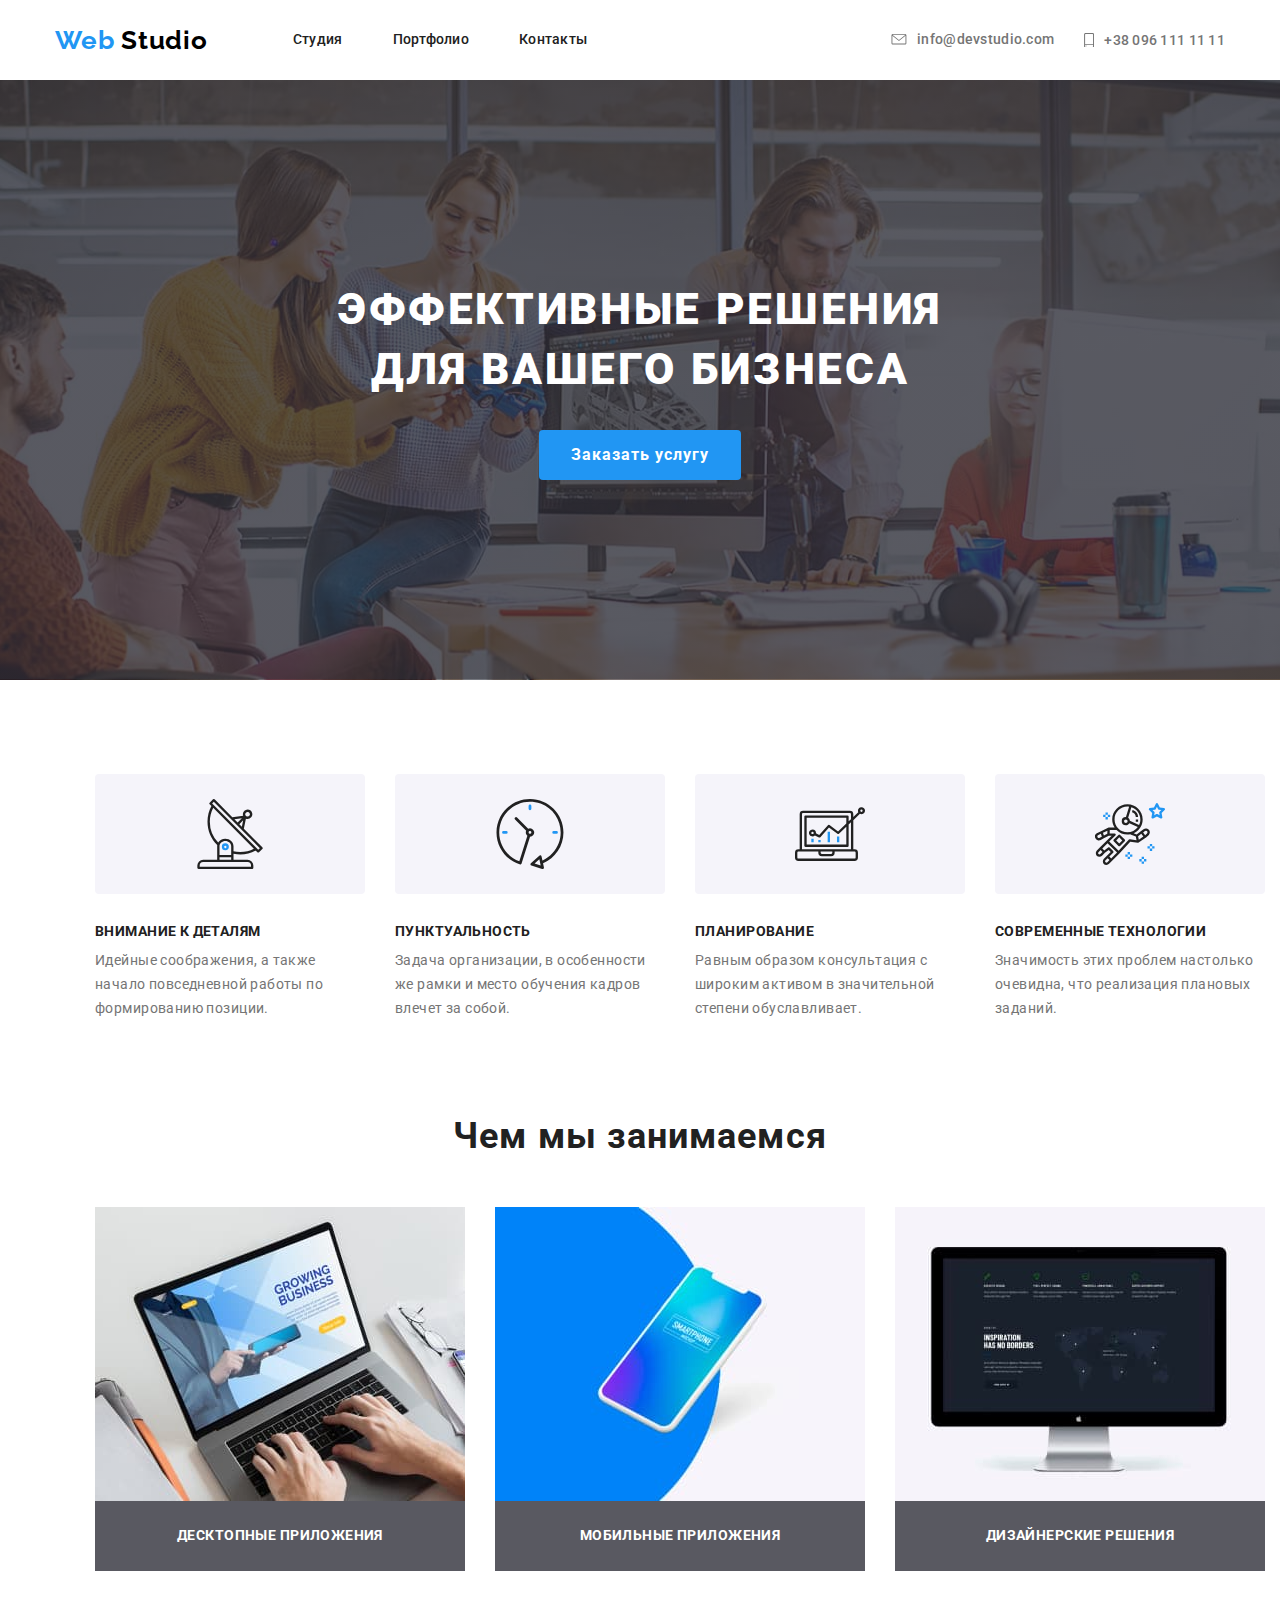
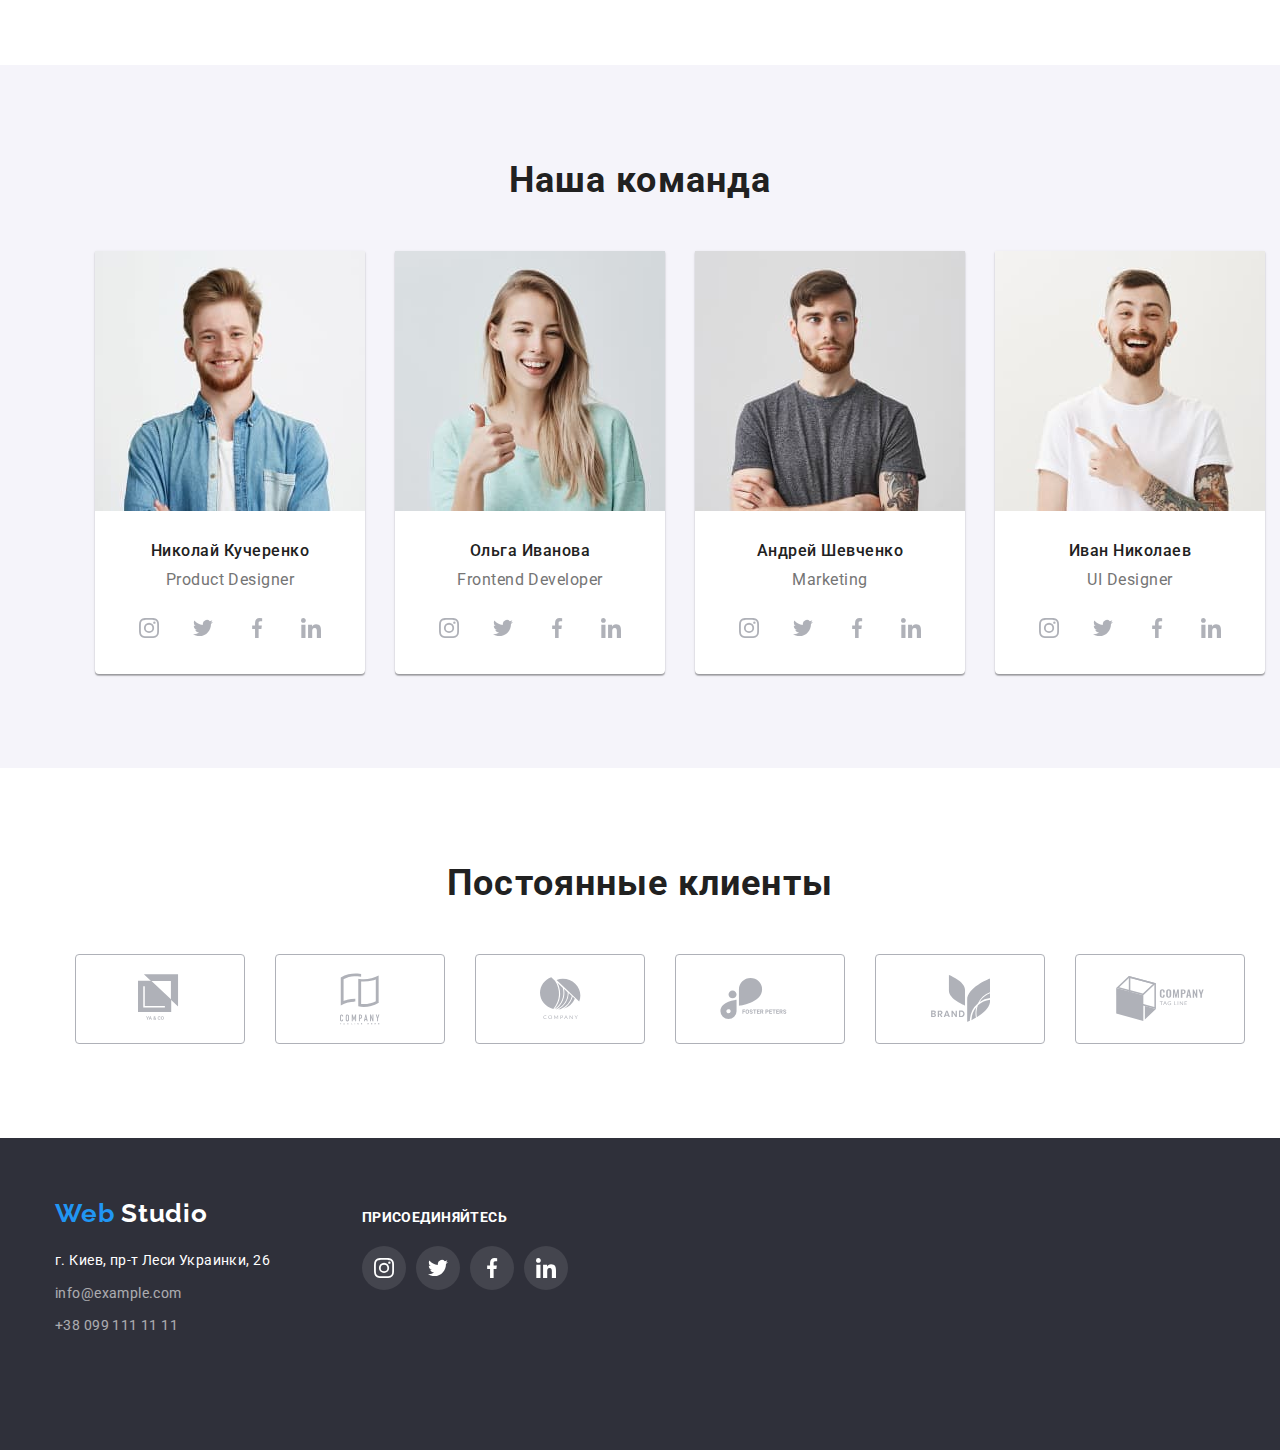
<file: index.html>
<!DOCTYPE html>
<html lang="ru">
  <head>
    <meta charset="UTF-8" />
    <meta name="viewport" content="width=device-width, initial-scale=1.0" />
    <title>Web Studio</title>
    <link
      href="https://fonts.googleapis.com/css2?family=Raleway:wght@700&family=Roboto:wght@400;500;700;900&display=swap"
      rel="stylesheet"
    />
    <link rel="stylesheet" href="./css/normalize.css" />
    <link rel="stylesheet" href="./css/styles.css" />
  </head>
  <body>
    <!--Шапка-->
    <header class="header">
      <div class="container">
        <nav class="navigation">
          <a class="logo link" href="./index.html" lang="en"
            ><span class="logo-accent">Web</span> Studio</a
          >
          <ul class="navigation-list">
            <li class="navigation-list-item list">
              <a class="navigation-list-link link" href="./index.html"
                >Студия</a
              >
            </li>
            <li class="navigation-list-item list">
              <a class="navigation-list-link link" href="./portfolio.html"
                >Портфолио</a
              >
            </li>
            <li class="navigation-list-item list">
              <a class="navigation-list-link link" href="#contacts">Контакты</a>
            </li>
          </ul>

          <ul class="address-list">
            <li class="address-list-item list">

<svg class="address-list-item-svg icon-mail" width="16px" height="11.2px">
  <use href="./images/sprite.svg#icon-mail"></use>

              <address class="header-address">
                
                </svg>

                <a
                  class="adress-list-link link"
                  href="mailto:info@devstudio.com"
                  lang="en"
                  >info@devstudio.com</a
                >
              </address>
            </li>

            <li class="address-list-item list">
              <svg class="address-list-item-svg" width="10px" height="14.94px">
                <use href="./images/sprite.svg#icon-telephone"></use>
              </svg>
              <address class="header-address">
                <a class="adress-list-link link" href="tel:+380961111111"
                  >+38 096 111 11 11</a
                >
              </address>
            </li>
          </ul>
        </nav>
      </div>
    </header>
    <main>
      <!--Герой-->
      <section class="hero">
        <div class="container">
          <h1 class="hero-title">Эффективные решения для вашего бизнеса</h1>
          <div class="hero-modal-btn">
            <button class="modal-btn">Заказать услугу</button>
          </div>
        </div>
      </section>
      <!--Особенности-->
      <section>
        <div class="container features">
          <h2 hidden>Наши особенности</h2>
          <ul class="features-list">
            <li class="features-list-item list">
              <div class="features-list-icon">
                <svg class="features-list-item-svg" width="70" height="70">
                  <use href="./images/sprite.svg#icon-antenna"></use>
                </svg>
              </div>
              <h3 class="features-list-title">Внимание к деталям</h3>
              <p class="features-list-description">
                Идейные соображения, а также начало повседневной работы по
                формированию позиции.
              </p>
            </li>
            <li class="features-list-item list">
              <div class="features-list-icon">
                <svg class="features-list-item-svg" width="70" height="70">
                  <use href="./images/sprite.svg#icon-clock"></use>
                </svg>
              </div>
              <h3 class="features-list-title">Пунктуальность</h3>
              <p class="features-list-description">
                Задача организации, в особенности же рамки и место обучения
                кадров влечет за собой.
              </p>
            </li>
            <li class="features-list-item list">
              <div class="features-list-icon">
                <svg class="features-list-item-svg" width="70" height="70">
                  <use href="./images/sprite.svg#icon-diagram"></use>
                </svg>
              </div>
              <h3 class="features-list-title">Планирование</h3>
              <p class="features-list-description">
                Равным образом консультация с широким активом в значительной
                степени обуславливает.
              </p>
            </li>
            <li class="features-list-item list">
              <div class="features-list-icon">
                <svg class="features-list-item-svg" width="70" height="70">
                  <use href="./images/sprite.svg#icon-astronaut"></use>
                </svg>
              </div>
              <h3 class="features-list-title">Современные технологии</h3>
              <p class="features-list-description">
                Значимость этих проблем настолько очевидна, что реализация
                плановых заданий.
              </p>
            </li>
          </ul>
        </div>
      </section>

      <!--Чем мы занимаемся-->
      <section>
        <div class="container lesson">
          <h2 class="section-title">Чем мы занимаемся</h2>
          <ul class="lesson-list">
            <li class="lesson-list-item list">
              <img
                class="lesson-list-img"
                src="./images/types-of-works/decktop.jpg"
                alt="ноутбук"
                width="370"
                height="294"
              />
              <p class="lesson-list-description">Десктопные приложения</p>
            </li>
            <li class="lesson-list-item list">
              <img
                class="lesson-list-img"
                src="./images/types-of-works/mobile.jpg"
                alt="мобильный телефон"
                width="370"
                height="294"
              />
              <p class="lesson-list-description">Мобильные приложения</p>
            </li>
            <li class="lesson-list-item list">
              <img
                class="lesson-list-img"
                src="./images/types-of-works/monitor.jpg"
                alt="монитор компютера"
                width="370"
                height="294"
              />
              <p class="lesson-list-description">Дизайнерские решения</p>
            </li>
          </ul>
        </div>
      </section>
      <!--Наша команда-->
      <section class="team">
        <div class="container">
          <h2 class="section-title">Наша команда</h2>
          <ul class="team-list">
            <!--Николай Курченко-->
            <li class="team-list-item list">
              <img
                class="team-list-img"
                src="./images/Comand/nicolaykurchenko.jpg"
                alt="Фото Николая Курченко"
                width="270"
                height="260"
              />
              <h3 class="team-list-title">Николай Кучеренко</h3>
              <p class="team-list-description" lang="en">Product Designer</p>
              <ul class="social-list">
                <li class="social-list-item list">
                  <a
                    class="social-link"
                    href=""
                    target="_blank"
                    aria-label="иконка инстаграма"
                  >
                    <svg class="social-list-item-svg" width="20px"
                    height="20px">
                      <use href="./images/sprite.svg#icon-instagram">

                      </use>
                    </svg>
                  </a>
                </li>
                <li class="social-list-item list">
                  <a
                    class="social-link"
                    href=""
                    target="_blank"
                    aria-label="иконка твиттера"
                  >
                    <svg class="social-list-item-svg" width="20px" height="20px">
                      <use href="./images/sprite.svg#icon-twitter">
                    
                      </use>
                    </svg>
                  </a>
                </li>
                <li class="social-list-item list">
                  <a
                    class="social-link"
                    href=""
                    target="_blank"
                    aria-label="иконка фейсбука"
                  >
                    <svg class="social-list-item-svg" width="20px" height="20px">
                      <use href="./images/sprite.svg#icon-facebook">
                    
                      </use>
                    </svg>
                  </a>
                </li>
                <li class="social-list-item list">
                  <a
                    class="social-link"
                    href=""
                    target="_blank"
                    aria-label="иконка линкедина"
                  >
                    <svg class="social-list-item-svg" width="20px" height="20px">
                      <use href="./images/sprite.svg#icon-linkedin">
                    
                      </use>
                    </svg>
                  </a>
                </li>
              </ul>
            </li>
            <!--Ольга Иванова-->
            <li class="team-list-item list">
              <img
                class="team-list-img"
                src="./images/Comand/olhaivanova.jpg"
                alt="Фото Ольги Ивановой"
                width="270"
                height="260"
              />
              <h3 class="team-list-title">Ольга Иванова</h3>
              <p class="team-list-description" lang="en">Frontend Developer</p>
              <ul class="social-list">
                <li class="social-list-item list">
                  <a class="social-link" href="" target="_blank" aria-label="иконка инстаграма">
                    <svg class="social-list-item-svg" width="20px" height="20px">
                      <use href="./images/sprite.svg#icon-instagram">
              
                      </use>
                    </svg>
                  </a>
                </li>
                <li class="social-list-item list">
                  <a class="social-link" href="" target="_blank" aria-label="иконка твиттера">
                    <svg class="social-list-item-svg" width="20px" height="20px">
                      <use href="./images/sprite.svg#icon-twitter">
              
                      </use>
                    </svg>
                  </a>
                </li>
                <li class="social-list-item list">
                  <a class="social-link" href="" target="_blank" aria-label="иконка фейсбука">
                    <svg class="social-list-item-svg" width="20px" height="20px">
                      <use href="./images/sprite.svg#icon-facebook">
              
                      </use>
                    </svg>
                  </a>
                </li>
                <li class="social-list-item list">
                  <a class="social-link" href="" target="_blank" aria-label="иконка линкедина">
                    <svg class="social-list-item-svg" width="20px" height="20px">
                      <use href="./images/sprite.svg#icon-linkedin">
              
                      </use>
                    </svg>
                  </a>
                </li>
              </ul>
            </li>
            <!--Андрей Шевченко-->
            <li class="team-list-item list">
              <img
                class="team-list-img"
                src="./images/Comand/andreyshevchenko.jpg"
                alt="Фото Андрея Шевченко"
                width="270"
                height="260"
              />
              <h3 class="team-list-title">Андрей Шевченко</h3>
              <p class="team-list-description" lang="en">Marketing</p>
              <ul class="social-list">
                <li class="social-list-item list">
                  <a class="social-link" href="" target="_blank" aria-label="иконка инстаграма">
                    <svg class="social-list-item-svg" width="20px" height="20px">
                      <use href="./images/sprite.svg#icon-instagram">
              
                      </use>
                    </svg>
                  </a>
                </li>
                <li class="social-list-item list">
                  <a class="social-link" href="" target="_blank" aria-label="иконка твиттера">
                    <svg class="social-list-item-svg" width="20px" height="20px">
                      <use href="./images/sprite.svg#icon-twitter">
              
                      </use>
                    </svg>
                  </a>
                </li>
                <li class="social-list-item list">
                  <a class="social-link" href="" target="_blank" aria-label="иконка фейсбука">
                    <svg class="social-list-item-svg" width="20px" height="20px">
                      <use href="./images/sprite.svg#icon-facebook">
              
                      </use>
                    </svg>
                  </a>
                </li>
                <li class="social-list-item list">
                  <a class="social-link" href="" target="_blank" aria-label="иконка линкедина">
                    <svg class="social-list-item-svg" width="20px" height="20px">
                      <use href="./images/sprite.svg#icon-linkedin">
              
                      </use>
                    </svg>
                  </a>
                </li>
              </ul>
            </li>
            <!--Иван Николаев-->
            <li class="team-list-item list">
              <img
                class="team-list-img"
                src="./images/Comand/ivannikolaev.jpg"
                alt="Фото Ивана Николаева"
                width="270"
                height="260"
              />
              <h3 class="team-list-title">Иван Николаев</h3>
              <p class="team-list-description" lang="en">UI Designer</p>
     <ul class="social-list">
                <li class="social-list-item list">
                  <a
                    class="social-link"
                    href=""
                    target="_blank"
                    aria-label="иконка инстаграма"
                  >
                    <svg class="social-list-item-svg" width="20px"
                    height="20px">
                      <use href="./images/sprite.svg#icon-instagram">

                      </use>
                    </svg>
                  </a>
                </li>
                <li class="social-list-item list">
                  <a
                    class="social-link"
                    href=""
                    target="_blank"
                    aria-label="иконка твиттера"
                  >
                    <svg class="social-list-item-svg" width="20px" height="20px">
                      <use href="./images/sprite.svg#icon-twitter">
                    
                      </use>
                    </svg>
                  </a>
                </li>
                <li class="social-list-item list">
                  <a
                    class="social-link"
                    href=""
                    target="_blank"
                    aria-label="иконка фейсбука"
                  >
                    <svg class="social-list-item-svg" width="20px" height="20px">
                      <use href="./images/sprite.svg#icon-facebook">
                    
                      </use>
                    </svg>
                  </a>
                </li>
                <li class="social-list-item list">
                  <a
                    class="social-link"
                    href=""
                    target="_blank"
                    aria-label="иконка линкедина"
                  >
                    <svg class="social-list-item-svg" width="20px" height="20px">
                      <use href="./images/sprite.svg#icon-linkedin">
                    
                      </use>
                    </svg>
                  </a>
                </li>
              </ul>
              </li>
          </ul>
        </div>
      </section>
      <!--Постоянные клиенты-->
      <section class="clients">
        <div class="container">
          <h2 class="section-title">Постоянные клиенты</h2>
          <ul class="clients-list">
            <li class="clients-list-item list">
              <a class="clients-list-link" href="" target="_blank"
                >
                <svg class="clients-list-link-svg" width="44.27px" height="49.23px">
                  <use href="./images/sprite.svg#icon-logo1"></use>
                </svg>
            </a>
            </li>
            <li class="clients-list-item list">
              <a class="clients-list-link" href="" target="_blank"
                >
                <svg class="clients-list-link-svg" width="40px" height="52px">
                  <use href="./images/sprite.svg#icon-logo2"></use>
                </svg>
              </a>
            </li>
            <li class="clients-list-item list">
              <a class="clients-list-link" href="" target="_blank"
                >
              <svg class="clients-list-link-svg" width="41px" height="42.6px">
                <use href="./images/sprite.svg#icon-logo3"></use>
              </svg>
              </a>
            </li>
            <li class="clients-list-item list">
              <a class="clients-list-link" href="" target="_blank"
                >
                <svg class="clients-list-link-svg" width="79.66px" height="42.02px">
                  <use href="./images/sprite.svg#icon-logo4"></use>
                </svg>
            </a>
            </li>
            <li class="clients-list-item list">
              <a class="clients-list-link" href="" target="_blank"
                >
                <svg class="clients-list-link-svg" width="59px" height="47px">
                  <use href="./images/sprite.svg#icon-logo5"></use>
                </svg>
            </a>
            </li>
            <li class="clients-list-item list">
              <a class="clients-list-link" href="" target="_blank"
                >
                <svg class="clients-list-link-svg" width="88.48px" height="45.44px">
                  <use href="./images/sprite.svg#icon-logo6"></use>
                </svg>
            </a>
            </li>
          </ul>
        </div>
      </section>
    </main>
    <!--Подвал-->
    <footer id="contacts">
      <div class="container">
        <div class="footer-left-side">
          <a class="logo link" href="./index.html" lang="en">
            <span class="logo-accent">Web</span> Studio</a
          >

          <ul class="contact-list">
            <li class="contact-list-item list address">
              <address>
                <a
                  class="contact-list-address link"
                  href="https://goo.gl/maps/Wt82RCwKniS8VuWU9"
                  target="_blank"
                  >г. Киев, пр-т Леси Украинки, 26</a
                >
              </address>
            </li>

            <li class="contact-list-item list mail">
              <address>
                <a
                  class="contact-list-mail link"
                  href="mailto:info@example.com"
                  lang="en"
                  >info@example.com</a
                >
              </address>
            </li>

            <li class="contact-list-item list tel">
              <address>
                <a class="contact-list-tel link" href="tel:+380991111111"
                  >+38 099 111 11 11</a
                >
              </address>
            </li>
          </ul>
        </div>

        <div class="footer-right-side">
          <b class="slogan">присоединяйтесь</b>

          <ul class="social-list">
            <li class="social-list-item list">
              <a class="social-link" href="" target="_blank" aria-label="иконка инстаграма">
                <svg class="social-list-item-svg" width="20px" height="20px">
                  <use href="./images/sprite.svg#icon-instagram">
          
                  </use>
                </svg>
              </a>
            </li>
            <li class="social-list-item list">
              <a class="social-link" href="" target="_blank" aria-label="иконка твиттера">
                <svg class="social-list-item-svg" width="20px" height="20px">
                  <use href="./images/sprite.svg#icon-twitter">
          
                  </use>
                </svg>
              </a>
            </li>
            <li class="social-list-item list">
              <a class="social-link" href="" target="_blank" aria-label="иконка фейсбука">
                <svg class="social-list-item-svg" width="20px" height="20px">
                  <use href="./images/sprite.svg#icon-facebook">
          
                  </use>
                </svg>
              </a>
            </li>
            <li class="social-list-item list">
              <a class="social-link" href="" target="_blank" aria-label="иконка линкедина">
                <svg class="social-list-item-svg" width="20px" height="20px">
                  <use href="./images/sprite.svg#icon-linkedin">
          
                  </use>
                </svg>
              </a>
            </li>
          </ul>
        </div>
      </div>
    </footer>
  </body>
</html>
</file>
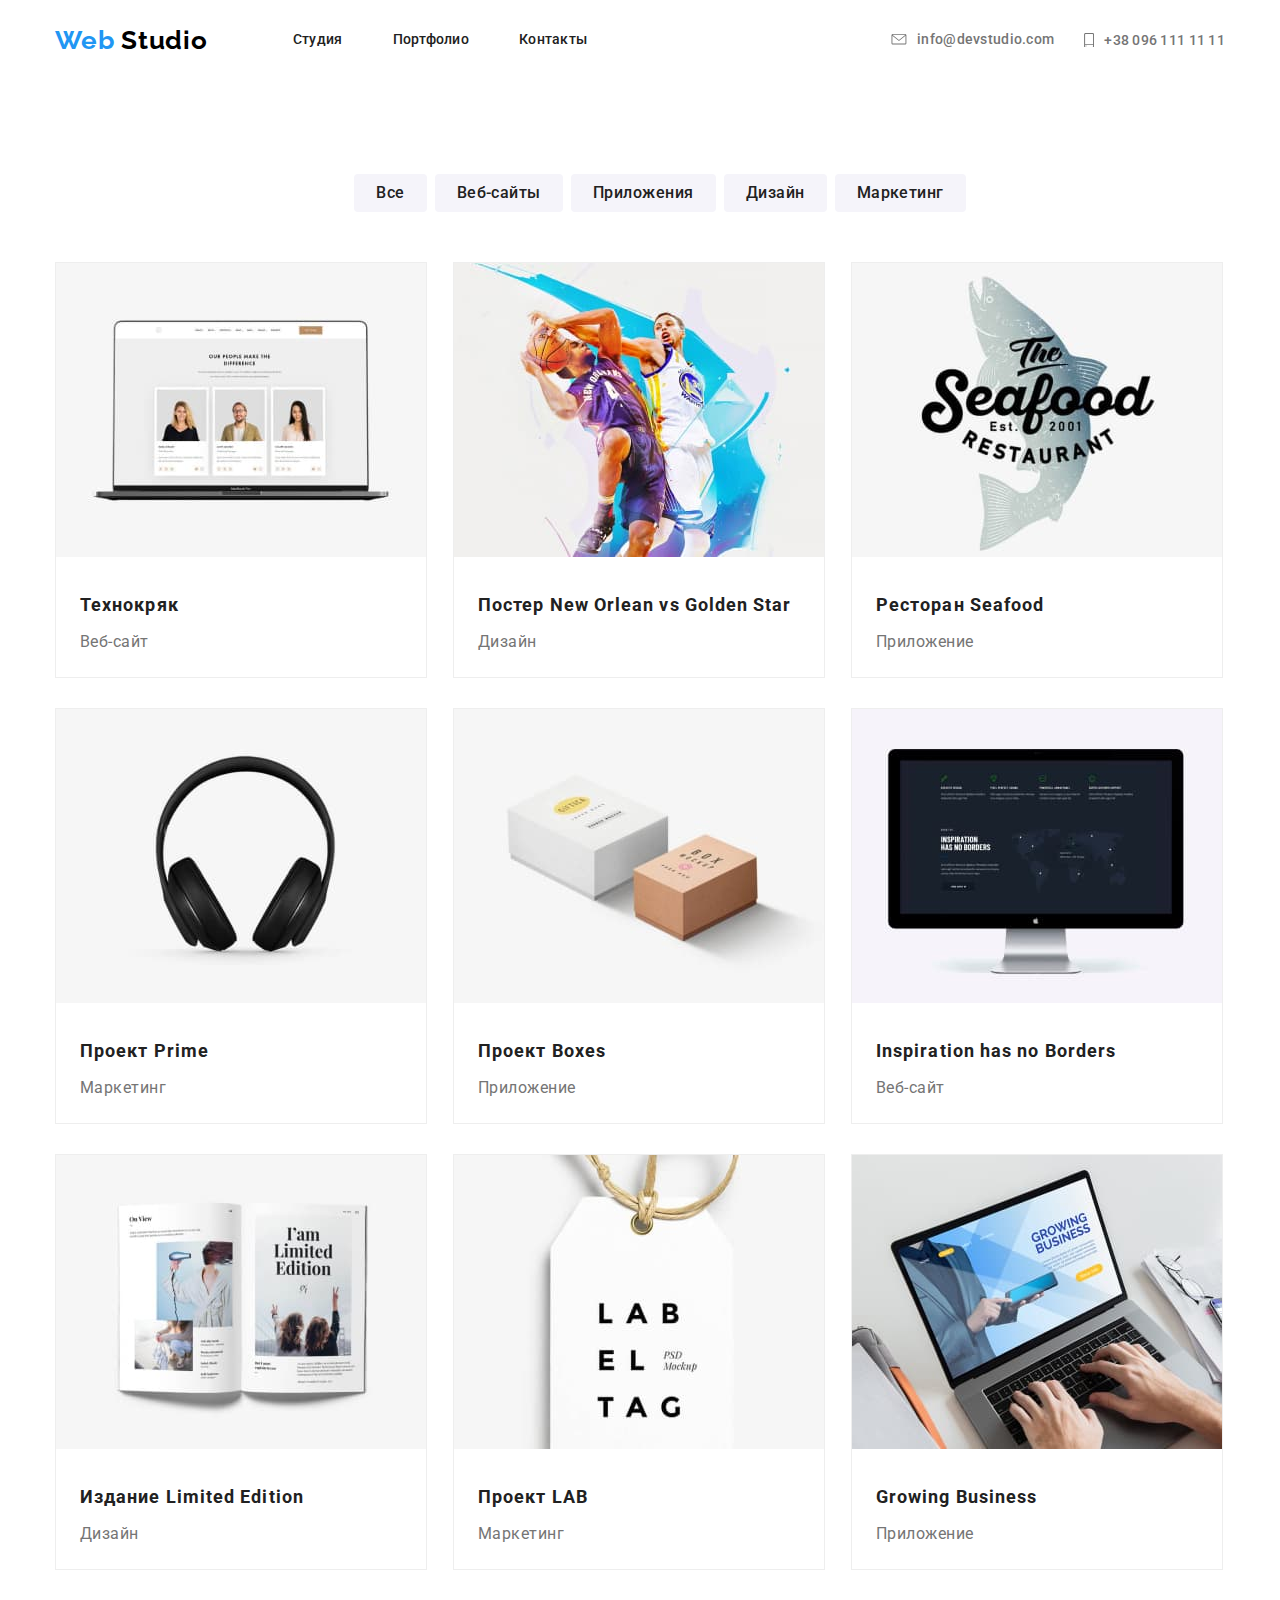
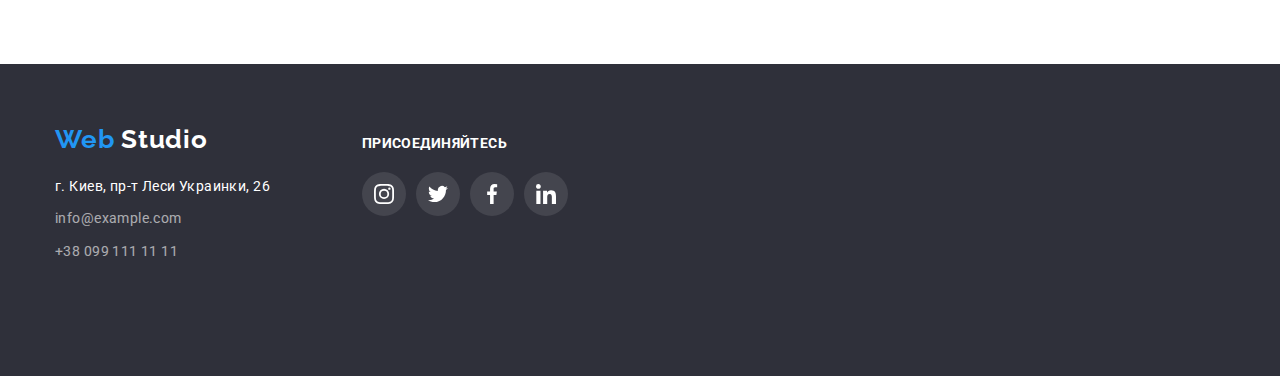
<file: portfolio.html>
<!DOCTYPE html>
<html lang="en">
  <head>
    <meta charset="UTF-8" />
    <meta name="viewport" content="width=device-width, initial-scale=1.0" />
    <title>Portfolio</title>
    <link
      href="https://fonts.googleapis.com/css2?family=Raleway:wght@700&family=Roboto:wght@400;500;700;900&display=swap"
      rel="stylesheet"
    />
    <link rel="stylesheet" href="./css/normalize.css" />
    <link rel="stylesheet" href="./css/styles.css" />
  </head>
  <body>
    <!--Шапка-->
    <header class="header">
      <div class="container">
        <nav class="navigation">
          <a class="logo link" href="./index.html" lang="en"><span class="logo-accent">Web</span> Studio</a>
          <ul class="navigation-list">
            <li class="navigation-list-item list">
              <a class="navigation-list-link link" href="./index.html">Студия</a>
            </li>
            <li class="navigation-list-item list">
              <a class="navigation-list-link link" href="./portfolio.html">Портфолио</a>
            </li>
            <li class="navigation-list-item list">
              <a class="navigation-list-link link" href="#contacts">Контакты</a>
            </li>
          </ul>
    
          <ul class="address-list">
            <li class="address-list-item list">
    
              <svg class="address-list-item-svg icon-mail" width="16px" height="11.2px">
                <use href="./images/sprite.svg#icon-mail"></use>
    
                <address class="header-address">
    
              </svg>
    
              <a class="adress-list-link link" href="mailto:info@devstudio.com" lang="en">info@devstudio.com</a>
              </address>
            </li>
    
            <li class="address-list-item list">
              <svg class="address-list-item-svg" width="10px" height="14.94px">
                <use href="./images/sprite.svg#icon-telephone"></use>
              </svg>
              <address class="header-address">
                <a class="adress-list-link link" href="tel:+380961111111">+38 096 111 11 11</a>
              </address>
            </li>
          </ul>
        </nav>
      </div>
    </header>

    <!--Портфолио-->
    <main>
      <div class="container filter">
        <h1 hidden>Примеры работы</h1>
      <!--Фильтр-->
      <ul class="filter-list">
        <li class="filter-list-item list">
          <button class="filter-list-item-btn">Все</button>
        </li>
        <li class="filter-list-item list">
          <button class="filter-list-item-btn">Веб-сайты</button>
        </li>
        <li class="filter-list-item list">
          <button class="filter-list-item-btn">Приложения</button>
        </li>
        <li class="filter-list-item list">
          <button class="filter-list-item-btn">Дизайн</button>
        </li>
        <li class="filter-list-item list">
          <button class="filter-list-item-btn">Маркетинг</button>
        </li>
      </ul>
    </div>
      <!--Галлерея работ-->

      

      <div class="container gallery">

        <ul class="gallery-list">

          <!--Технокряк -->

          <li class="gallery-list-item list">
            <a class="gallery-list-link link" href="">
              <img class="gallery-list-image" src="./images/gallery/Tehnokriak.jpg" alt="Ноутбук" width="370" height="294" >
              <h2 class="gallery-list-title">Технокряк</h2>
              <p class="gallery-list-subtitle">Веб-сайт</p>
              <p class="gallery-list-description">
                Технокряк это современная площадка распространения коронавируса.
                Компании используют эту платформу для цифрового шпионажа и атак на
                защищённые сервера конкурентов.
              </p>
            </a>
          </li>
        
          <!--Постер New Orlean vs Golden Star-->
        
          <li class="gallery-list-item list">
            <a class="gallery-list-link link" href="">
              <img class="gallery-list-image" src="./images/gallery/Poster-New-Orlean.jpg"
                alt="Два баскетболиста борятся за мяч" width="370" height="294" >
              <h2 class="gallery-list-title">Постер New Orlean vs Golden Star</h2>
              <p class="gallery-list-subtitle">Дизайн</p>
              <p class="gallery-list-description">
                Технокряк это современная площадка распространения коронавируса.
                Компании используют эту платформу для цифрового шпионажа и атак на
                защищённые сервера конкурентов.
              </p>
            </a>
          </li>
        
          <!--Ресторан Seafood-->
        
          <li class="gallery-list-item list">
            <a class="gallery-list-link link" href="">
              <img class="gallery-list-image" src="./images/gallery/Restaraunt_Seafood.jpg"
                alt="Силует рыбы с названием ресторана" width="370" height="294" >
              <h2 class="gallery-list-title">Ресторан Seafood</h2>
              <p class="gallery-list-subtitle">Приложение</p>
              <p class="gallery-list-description">
                Технокряк это современная площадка распространения коронавируса.
                Компании используют эту платформу для цифрового шпионажа и атак на
                защищённые сервера конкурентов.
              </p>
            </a>
          </li>
        
          <!--Проект Prime-->
        
          <li class="gallery-list-item list">
            <a class="gallery-list-link link" href="">
              <img class="gallery-list-image" src="./images/gallery/Project-Prime.jpg" alt="Наушники" width="370"
                height="294" >
              <h2 class="gallery-list-title">Проект Prime</h2>
              <p class="gallery-list-subtitle">Маркетинг</p>
              <p class="gallery-list-description">
                Технокряк это современная площадка распространения коронавируса.
                Компании используют эту платформу для цифрового шпионажа и атак на
                защищённые сервера конкурентов.
              </p>
            </a>
          </li>
        
          <!--Проект Boxes-->
        
          <li class="gallery-list-item list">
            <a class="gallery-list-link link" href="">
              <img class="gallery-list-image" src="./images/gallery/Project_Boxes.jpg" alt="Две коробки" width="370"
                height="294" >
              <h2 class="gallery-list-title">Проект Boxes</h2>
              <p class="gallery-list-subtitle">Приложение</p>
              <p class="gallery-list-description">
                Технокряк это современная площадка распространения коронавируса.
                Компании используют эту платформу для цифрового шпионажа и атак на
                защищённые сервера конкурентов.
              </p>
            </a>
          </li>
        
          <!--Inspiration has no Borders-->
        
          <li class="gallery-list-item list">
            <a class="gallery-list-link link" href="">
              <img class="gallery-list-image" src="./images/gallery/Inspiration-has-no-borders.jpg" alt="Монитор" width="370"
                height="294" >
              <h2 class="gallery-list-title">Inspiration has no Borders</h2>
              <p class="gallery-list-subtitle">Веб-сайт</p>
              <p class="gallery-list-description">
                Технокряк это современная площадка распространения коронавируса.
                Компании используют эту платформу для цифрового шпионажа и атак на
                защищённые сервера конкурентов.
              </p>
            </a>
          </li>
        
          <!--Издание Limited Edition-->
        
          <li class="gallery-list-item list">
            <a class="gallery-list-link link" href="">
              <img class="gallery-list-image" src="./images/gallery/publication-limit-edition.jpg" alt="Разворот журнала"
                width="370" height="294" >
              <h2 class="gallery-list-title">Издание Limited Edition</h2>
              <p class="gallery-list-subtitle">Дизайн</p>
              <p class="gallery-list-description">
                Технокряк это современная площадка распространения коронавируса.
                Компании используют эту платформу для цифрового шпионажа и атак на
                защищённые сервера конкурентов.
              </p>
            </a>
          </li>
        
          <!--Проект LAB-->
        
          <li class="gallery-list-item list">
            <a class="gallery-list-link link" href="">
              <img class="gallery-list-image" src="./images/gallery/project-LAB.jpg" alt="Этикетка" width="370" height="294" >
              <h2 class="gallery-list-title">Проект LAB</h2>
              <p class="gallery-list-subtitle">Маркетинг</p>
              <p class="gallery-list-description">
                Технокряк это современная площадка распространения коронавируса.
                Компании используют эту платформу для цифрового шпионажа и атак на
                защищённые сервера конкурентов.
              </p>
            </a>
          </li>
        
          <!--Growing Business-->
        
          <li class="gallery-list-item list">
            <a class="gallery-list-link link" href="">
              <img class="gallery-list-image" src="./images/gallery/Growing_Business.jpg"
                alt="Руки печатают по клавиатуре ноутбука" width="370" height="294" >
              <h2 class="gallery-list-title">Growing Business</h2>
              <p class="gallery-list-subtitle">Приложение</p>
              <p class="gallery-list-description">
                Технокряк это современная площадка распространения коронавируса.
                Компании используют эту платформу для цифрового шпионажа и атак на
                защищённые сервера конкурентов.
              </p>
            </a>
          </li>
        </ul>
      </div>
    </main>

    <!--Подвал-->
    <footer id="contacts"">
      <div class="container">
        <div class="footer-left-side">
          <a class="logo link" href="./index.html" lang="en">
            <span class="logo-accent">Web</span> Studio</a>
    
          <ul class="contact-list">
            <li class="contact-list-item list address">
              <address>
                <a class="contact-list-address link" href="https://goo.gl/maps/Wt82RCwKniS8VuWU9" target="_blank">г. Киев,
                  пр-т Леси Украинки, 26</a>
              </address>
            </li>
    
            <li class="contact-list-item list mail">
              <address>
                <a class="contact-list-mail link" href="mailto:info@example.com" lang="en">info@example.com</a>
              </address>
            </li>
    
            <li class="contact-list-item list tel">
              <address>
                <a class="contact-list-tel link" href="tel:+380991111111">+38 099 111 11 11</a>
              </address>
            </li>
          </ul>
        </div>
    
        <div class="footer-right-side">
          <b class="slogan">присоединяйтесь</b>
    
          <ul class="social-list">
            <li class="social-list-item list">
              <a class="social-link" href="" target="_blank" aria-label="иконка инстаграма">
                <svg class="social-list-item-svg" width="20px" height="20px">
                  <use href="./images/sprite.svg#icon-instagram">
    
                  </use>
                </svg>
              </a>
            </li>
            <li class="social-list-item list">
              <a class="social-link" href="" target="_blank" aria-label="иконка твиттера">
                <svg class="social-list-item-svg" width="20px" height="20px">
                  <use href="./images/sprite.svg#icon-twitter">
    
                  </use>
                </svg>
              </a>
            </li>
            <li class="social-list-item list">
              <a class="social-link" href="" target="_blank" aria-label="иконка фейсбука">
                <svg class="social-list-item-svg" width="20px" height="20px">
                  <use href="./images/sprite.svg#icon-facebook">
    
                  </use>
                </svg>
              </a>
            </li>
            <li class="social-list-item list">
              <a class="social-link" href="" target="_blank" aria-label="иконка линкедина">
                <svg class="social-list-item-svg" width="20px" height="20px">
                  <use href="./images/sprite.svg#icon-linkedin">
    
                  </use>
                </svg>
              </a>
            </li>
          </ul>
        </div>
      </div>
    </footer>
  </body>
</html>
</file>
<file: css/styles.css>
html {
  box-sizing: border-box;
}

*,
*::before,
*::after {
  box-sizing: inherit;
}
:root {
  --main-font: 'Roboto', sans-serif;
  --secondary-font: 'Raleway', sans-serif;
  --dark-theme-color: #ffffff;
  --title-color: #212121;
  --desription-color: #757575;
  --accent-color: #2196f3;
}
body {
  background-color: #ffffff;
  font-family: var(--main-font);
}

img {
  display: block;
}

.container {
  width: 1200px;
  padding-left: 15px;
  padding-right: 15px;
  margin-left: auto;
  margin-right: auto;
}

.section-title {
  margin-top: 0px;
  margin-bottom: 50px;

  font-weight: 700;
  font-size: 36px;
  line-height: 1.17;
  text-align: center;
  letter-spacing: 0.03em;
  color: var(--title-color);
}

.link {
  text-decoration: none;
  font-style: normal;
}
.list {
  list-style: none;
  padding-left: 0px;
}

/* Социальные ссылки */

.social-list {
  display: flex;
}

.social-link {
  display: flex;
  width: 44px;
  height: 44px;
  justify-content: center;
  align-items: center;
}

.social-list-item:not(:last-child) {
  margin-right: 10px;
}

.social-list-item-svg {
  fill: ;
}

/* Шапка */

.navigation {
  display: flex;
  align-items: center;
}

.logo {
  margin-right: 85px;

  font-family: var(--secondary-font);
  font-weight: 700;
  font-size: 26px;
  line-height: 1.19;
  letter-spacing: 0.03em;

  color: #000000;
}
.logo-accent {
  color: var(--accent-color);
}
.navigation-list,
.address-list {
  padding-left: 0px;
  display: flex;
  margin-top: 0px;
  margin-bottom: 0px;
}

.address-list {
  margin-left: auto;
}

.navigation-list-link {
  display: block;
  padding-top: 32px;
  padding-bottom: 32px;
  color: #212121;
}

.navigation-list-item:not(:last-child) {
  margin-right: 50px;
}
.address-list-item:not(:last-child) {
  margin-right: 30px;
}

.navigation-list-link,
.adress-list-link {
  font-weight: 500;
  font-size: 14px;
  line-height: 1.14;
  letter-spacing: 0.02em;
}

.address-list-item {
  display: flex;
  align-items: center;
}

.icon-mail {
  align-items: baseline;
}

.adress-list-link {
  color: #757575;
}

.address-list-item-svg {
  margin-right: 10px;
  fill: #757575;
}

.navigation-list-link:hover,
.navigation-list-link:focus {
  color: var(--accent-color);
}

.address-list-item:hover .address-list-item-svg,
.address-list-item:focus .address-list-item-svg {
  fill: var(--accent-color);
}

.address-list-item:hover .adress-list-link,
.address-list-item:focus .adress-list-link {
  color: var(--accent-color);
}

/* Герой */

.hero {
  margin-bottom: 94px;
  margin-left: auto;
  margin-right: auto;
  max-width: 1600px;

  background-image: linear-gradient(
      to right,
      rgba(47, 48, 58, 0.8),
      rgba(47, 48, 58, 0.8)
    ),
    url(../images/Hero.jpg);

  background-repeat: no-repeat;
  background-position: center;
}

.hero-title,
.modal-btn {
  color: var(--dark-theme-color);
  text-align: center;
  letter-spacing: 0.06em;
}

.hero-title {
  margin-top: 0px;
  margin-right: auto;
  margin-bottom: 30px;
  margin-left: auto;
  padding-top: 200px;

  width: 696px;
  font-weight: 900;
  font-size: 44px;
  line-height: 1.36;
  text-transform: uppercase;
}

.hero-modal-btn {
  padding-bottom: 200px;
}

.modal-btn {
  display: block;
  margin-left: auto;
  margin-right: auto;
  padding-top: 10px;
  padding-right: 32px;
  padding-bottom: 10px;
  padding-left: 32px;
  outline: none;

  font-weight: 700;
  font-size: 16px;
  line-height: 1.87;

  background-color: var(--accent-color);
  border: none;
  border-radius: 4px;
}
/* Особенности */

.features {
  margin-bottom: 94px;
}

.features-list,
.features-list-title,
.features-list-description {
  margin-top: 0px;
  margin-bottom: 0px;
}

.features-list {
  display: flex;
}

.features-list-title {
  margin-bottom: 10px;
}

.features-list-item {
  width: 270px;
}

.features-list-item:not(:last-child) {
  margin-right: 30px;
}

.features-list-icon {
  display: ;
  margin-bottom: 30px;
  display: flex;
  width: 270px;
  height: 120px;
  background-color: #f5f4fa;
  border-radius: 4px;
  justify-content: center;
  align-items: center;
}

.features-list-title,
.features-list-description {
  font-size: 14px;
  letter-spacing: 0.03em;
}

.features-list-title {
  font-weight: 700;
  line-height: 1.14;
  text-transform: uppercase;
  color: var(--title-color);
}
.features-list-description {
  font-weight: 400;
  line-height: 1.71;
  color: var(--desription-color);
}
/* Чем мы занимаемся */

.lesson {
  margin-bottom: 94px;
}

.lesson-list {
  display: flex;
}

.lesson-list,
.lesson-list-description {
  margin-top: 0px;
  margin-bottom: 0px;
}

.lesson-list-item:not(:last-child) {
  margin-right: 30px;
}

.lesson-list-description {
  padding-top: 27px;
  padding-bottom: 27px;

  font-weight: 700;
  font-size: 14px;
  line-height: 1.14;
  text-align: center;
  letter-spacing: 0.03em;
  text-transform: uppercase;
  color: var(--dark-theme-color);
  background: rgba(47, 48, 58, 0.8);
}
/*Наша команда*/

.team {
  background: #f5f4fa;
  margin-bottom: 94px;
}

.team .container {
  padding-top: 94px;
}

.team-list,
.team-list-title,
.team-list-description,
.social-list {
  margin-top: 0px;
  margin-bottom: 0px;
}

.team-list {
  display: flex;
  padding-bottom: 94px;
}

.team-list-item {
  background-color: #fff;
  box-shadow: 0px 2px 1px rgba(0, 0, 0, 0.2), 0px 1px 1px rgba(0, 0, 0, 0.14),
    0px 1px 3px rgba(0, 0, 0, 0.12);
  border-radius: 0px 0px 4px 4px;
}

.team-list-item:not(:last-child) {
  margin-right: 30px;
}

.team-list-img {
  margin-bottom: 30px;
}

.team-list-title,
.team-list-description {
  font-size: 16px;
  line-height: 1.19;
  text-align: center;
  letter-spacing: 0.03em;
}

.team-list-title {
  margin-bottom: 10px;

  font-weight: 500;
  color: var(--title-color);
}
.team-list-description {
  margin-bottom: 16px;

  font-weight: 400;
  color: var(--desription-color);
}

.team .social-list {
  padding-bottom: 24px;
  padding-left: 32px;
}

.team .social-link {
  background-color: #ffffff;
  border-radius: 50%;
}

.team .social-link:hover,
.team .social-link:focus {
  background-color: var(--accent-color);
}

.team .social-list-item-svg {
  fill: #afb1b8;
}

.team .social-link:hover .social-list-item-svg,
.team .social-link:focus .social-list-item-svg {
  fill: #fff;
}

/* Постоянные клиенты */
.clients {
  margin-bottom: 94px;
}

.clients-list {
  display: flex;
  padding-top: 0px;
  padding-bottom: 0px;
  justify-content: center;
}

.clients-list-link {
  display: flex;
  width: 170px;
  height: 90px;
  border: 1px solid #afb1b8;
  border-radius: 4px;
  justify-content: center;
  align-items: center;
}

.clients-list-item:not(:last-child) {
  margin-right: 30px;
}

.clients-list-link-svg {
  fill: #afb1b8;
}

.clients-list-link:hover,
.clients-list-link:focus {
  border: 1px solid var(--accent-color);
}

.clients-list-link:hover .clients-list-link-svg,
.clients-list-link:focus .clients-list-link-svg {
  fill: var(--accent-color);
}

/* Портфолио */
.filter {
  margin-top: 94px;
  margin-bottom: 50px;
}

.filter-list {
  margin-top: 0px;
  margin-bottom: 0px;
  display: flex;
  justify-content: center;
}

.filter-list-item:not(:last-child) {
  margin-right: 8px;
}

.filter-list-item-btn {
  padding-top: 6px;
  padding-right: 22px;
  padding-bottom: 6px;
  padding-left: 22px;

  font-weight: 500;
  font-size: 16px;
  line-height: 1.62;
  text-align: center;
  letter-spacing: 0.03em;
  color: #212121;
  background-color: #f5f4fa;
  border: none;
  border-radius: 4px;
  outline: none;
}
.filter-list-item-btn:hover,
.filter-list-item-btn:focus {
  color: #ffffff;
  background-color: var(--accent-color);
}

.gallery {
  margin-bottom: 94px;
}

.gallery-list,
.gallery-list-title,
.gallery-list-subtitle {
  margin-top: 0px;
  margin-bottom: 0px;
}

.gallery-list {
  padding-left: 0px;
  display: flex;
  flex-wrap: wrap;
}

.gallery-list-item {
  border: 1px solid #eeeeee;
}

.gallery-list-item:not(:nth-child(3n)) {
  margin-right: 26px;
}

.gallery-list-item:not(:nth-last-child(-n + 3)) {
  margin-bottom: 30px;
}

.gallery-list-item:hover,
.gallery-list-item:focus {
  box-shadow: 1px 4px 6px rgba(0, 0, 0, 0.16), 0px 4px 4px rgba(0, 0, 0, 0.06),
    0px 1px 1px rgba(0, 0, 0, 0.12);
}

.gallery-list,
.gallery-list-title,
.gallery-list-description {
  font-size: 18px;
}

.gallery-list-image {
  margin-bottom: 30px;
}

.gallery-list-title,
.gallery-list-subtitle {
  padding-left: 24px;
}

.gallery-list-title {
  margin-bottom: 4px;

  font-weight: 700;
  line-height: 2;
  letter-spacing: 0.06em;
  color: var(--title-color);
}

.gallery-list-description,
.gallery-list-subtitle {
  font-weight: 400;
  letter-spacing: 0.03em;
}
.gallery-list-subtitle {
  padding-bottom: 20px;

  font-size: 16px;
  line-height: 1.87;
  color: var(--desription-color);
}
.gallery-list-description {
  display: none;
  line-height: 1.56;
  color: #ffffff;
  background-color: var(--accent-color);
}
/* Подвал */
footer .container {
  display: flex;
  padding-bottom: 60px;
}
footer .contact-list {
  padding-left: 0px;
  margin-top: 0px;
  margin-bottom: 0px;
}

footer {
  background-color: #2f303a;
}
footer .logo {
  display: block;
  color: #ffffff;
  margin-bottom: 20px;
}

.footer-left-side {
  padding-top: 60px;
  margin-right: 69px;
}

.footer-right-side {
  padding-top: 72px;
}

.slogan {
  display: block;
  margin-bottom: 20px;
}

footer .social-list {
  padding-left: 0px;
  padding-bottom: 100px;
}

.footer-right-side .social-link {
  background-color: rgba(255, 255, 255, 0.1);
  border-radius: 50%;
}

.footer-right-side .social-link:hover,
.footer-right-side .social-link:focus {
  background-color: var(--accent-color);
}

.footer-right-side .social-list-item-svg {
  fill: #fff;
}

.contact-list-address,
.contact-list-mail,
.contact-list-tel {
  font-weight: 400;
  font-size: 14px;
  line-height: 1.71;
  letter-spacing: 0.03em;
  color: var(--dark-theme-color);
}
.contact-list-mail,
.contact-list-tel {
  opacity: 0.6;
}

.contact-list .address,
.contact-list .mail {
  margin-bottom: 9px;
}
.slogan {
  font-weight: 700;
  font-size: 14px;
  line-height: 1.14;
  letter-spacing: 0.03em;
  text-transform: uppercase;
  color: var(--dark-theme-color);
}
</file>
